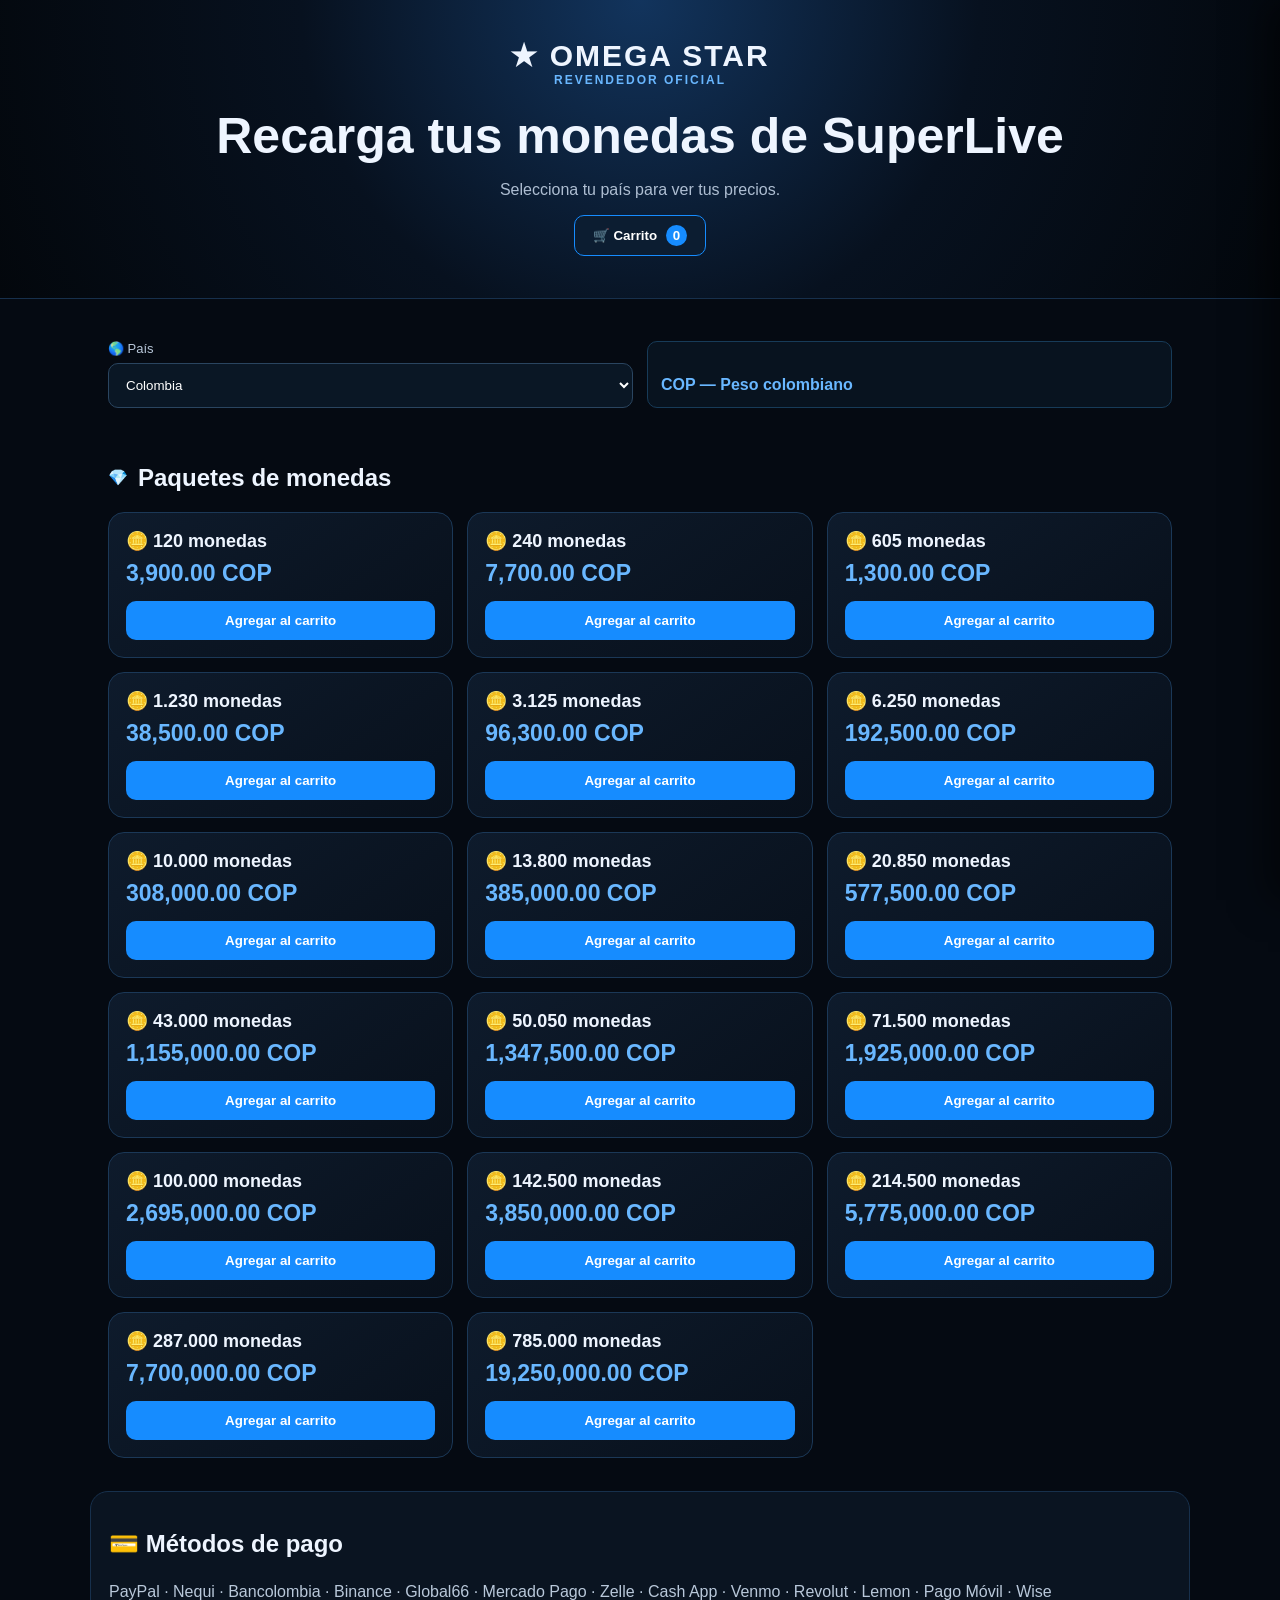
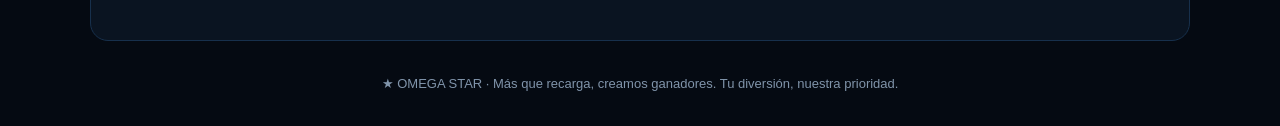
<file: index.html>
<!doctype html><html lang="es"><head><meta charset="utf-8"><meta name="viewport" content="width=device-width,initial-scale=1"><meta name="theme-color" content="#07111f"><title>OMEGA STAR | Recarga SuperLive</title><link rel="stylesheet" href="styles.css"></head><body><header class="hero"><div class="brand">★ OMEGA STAR</div><div class="official">REVENDEDOR OFICIAL</div><h1>Recarga tus monedas de SuperLive</h1><p>Selecciona tu país para ver tus precios.</p><button class="cart-button" id="openCart">🛒 Carrito <span id="cartCount">0</span></button></header><main><section class="country-box"><label>🌎 País<select id="country"></select></label><div id="currency" class="currency"></div></section><section class="section"><div class="section-title"><span>💎</span><h2>Paquetes de monedas</h2></div><div id="products" class="products"></div></section><section class="section info"><h2>💳 Métodos de pago</h2><p>PayPal · Nequi · Bancolombia · Binance · Global66 · Mercado Pago · Zelle · Cash App · Venmo · Revolut · Lemon · Pago Móvil · Wise</p></section></main><aside id="cartPanel" class="cart-panel"><div class="cart-head"><h2>🛒 Tu pedido</h2><button id="closeCart">✕</button></div><div id="cartItems"></div><div class="cart-total"><span>Total</span><strong id="cartTotal"></strong></div><button class="checkout" id="checkoutBtn">Finalizar pedido por WhatsApp</button></aside><div id="overlay" class="overlay"></div><div id="checkoutModal" class="modal hidden"><div class="modal-card"><button class="modal-close" id="closeModal">✕</button><h2>📲 Datos del pedido</h2><label>ID / usuario de SuperLive<input id="superliveId" placeholder="Ej. 123456789"></label><label>Método de pago<select id="payment"><option>Nequi</option><option>Bancolombia</option><option>PayPal</option><option>Binance</option><option>Global66</option><option>Mercado Pago</option><option>Zelle</option><option>Cash App</option><option>Venmo</option><option>Revolut</option><option>Lemon</option><option>Pago Móvil</option><option>Wise</option></select></label><label>Nombre (opcional)<input id="customerName" placeholder="Tu nombre"></label><label>Nota (opcional)<textarea id="note" rows="3"></textarea></label><button class="checkout" id="sendWhatsApp">Enviar pedido por WhatsApp</button></div></div><footer>★ OMEGA STAR · Más que recarga, creamos ganadores. Tu diversión, nuestra prioridad.</footer><script src="script.js"></script></body></html>
</file>
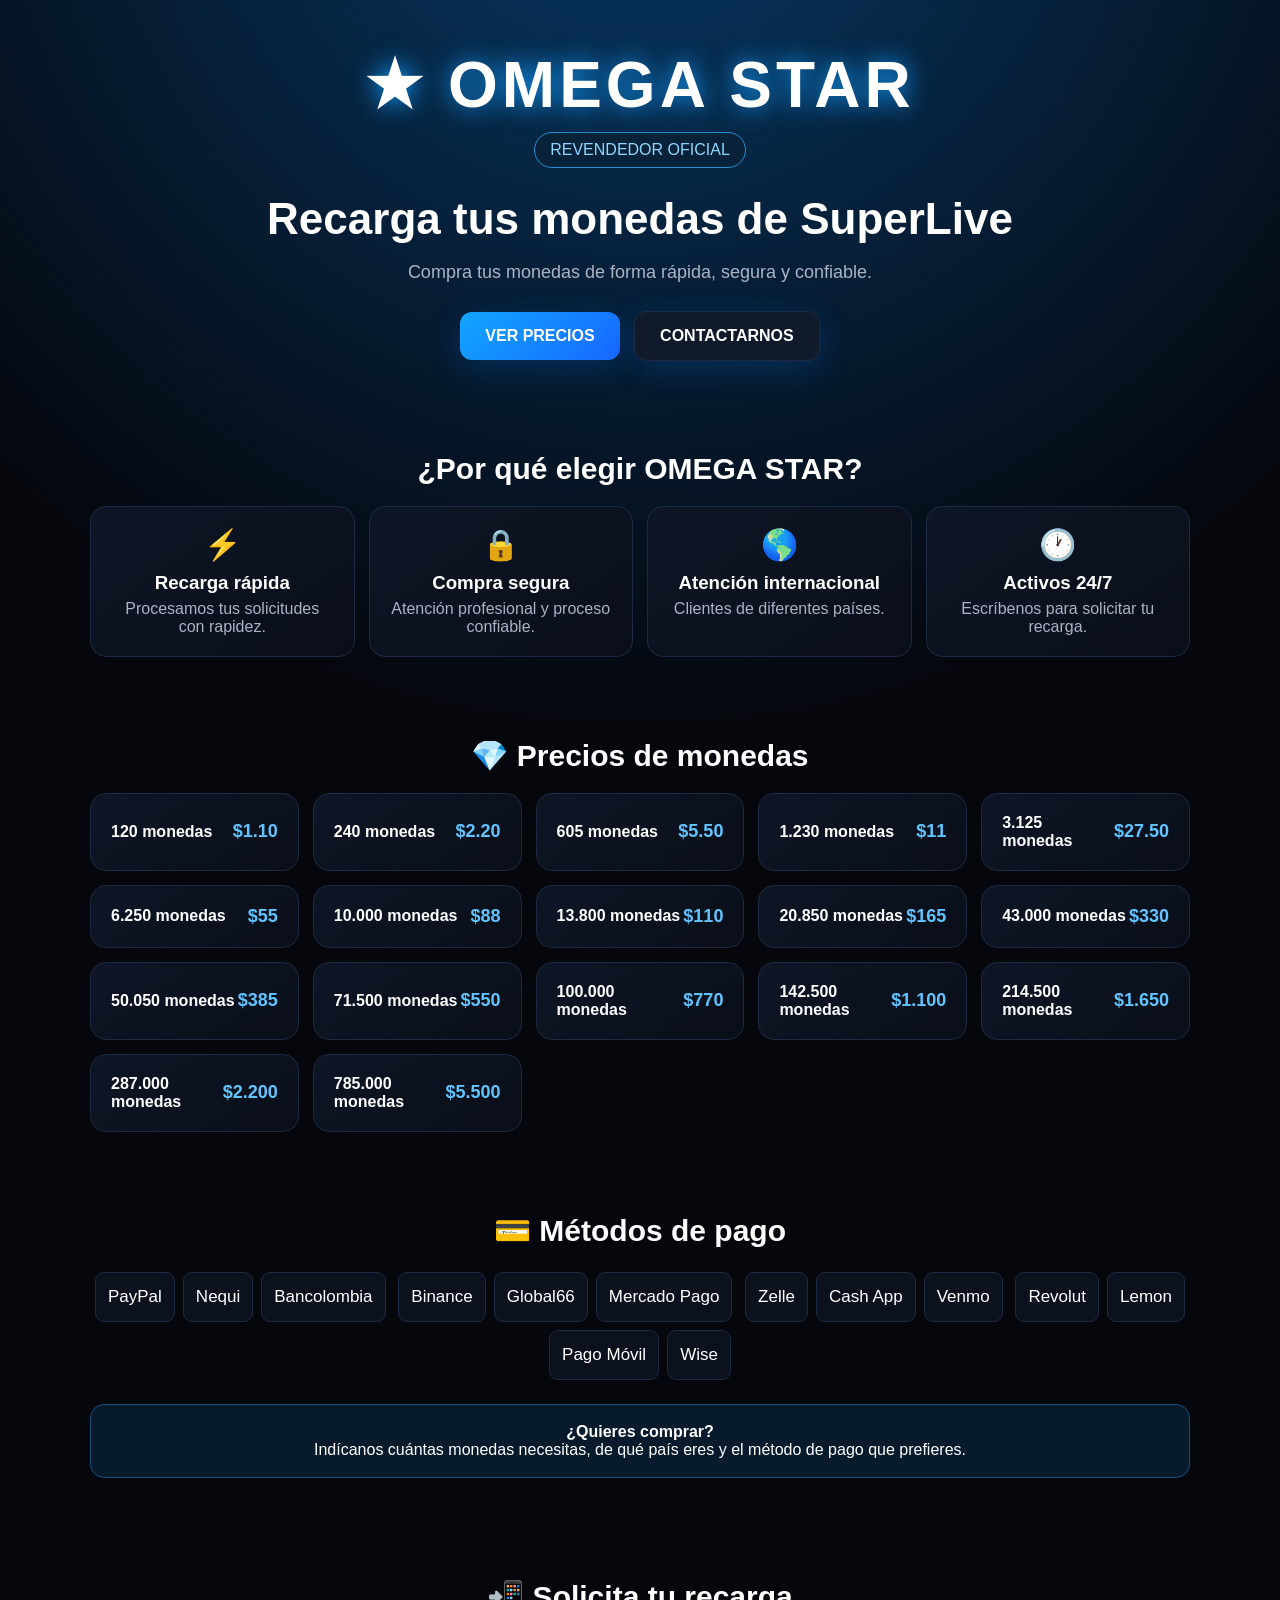
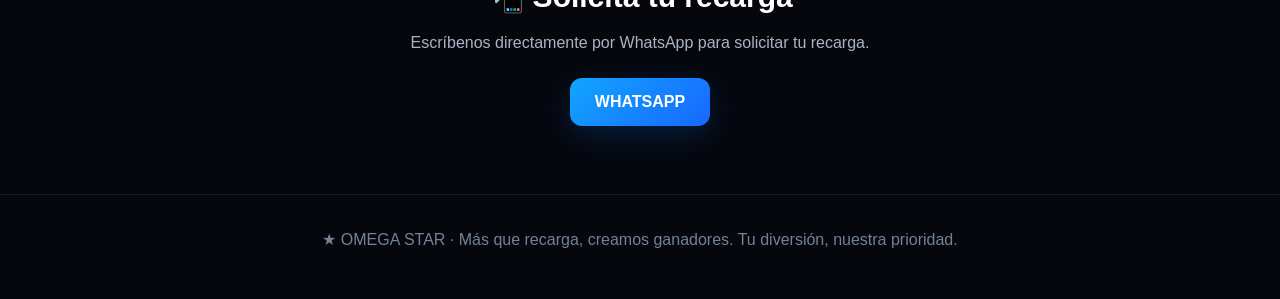
<file: omega_star_web.html>
<!DOCTYPE html>
<html lang="es">
<head>
<meta charset="UTF-8">
<meta name="viewport" content="width=device-width, initial-scale=1.0">
<title>OMEGA STAR | Recarga de Monedas SuperLive</title>
<style>
:root{--bg:#05070d;--card:#0d1220;--blue:#20a7ff;--text:#fff;--muted:#aab4c5;--line:#1c2b43}
*{box-sizing:border-box} body{margin:0;font-family:Arial,Helvetica,sans-serif;background:radial-gradient(circle at 50% -10%,#073a68 0,#05070d 42%);color:var(--text)}
.container{width:min(1100px,92%);margin:auto}.hero{text-align:center;padding:48px 0 28px}
.logo{font-size:clamp(34px,7vw,64px);font-weight:900;letter-spacing:4px;text-shadow:0 0 24px #149dff}
.badge{display:inline-block;margin:10px 0;padding:8px 15px;border:1px solid #248fd0;border-radius:999px;color:#8ed6ff;background:#08223a}
h1{font-size:clamp(25px,5vw,44px);margin:16px 0 10px}.hero p{color:var(--muted);font-size:18px}
.btn{display:inline-block;text-decoration:none;background:linear-gradient(135deg,#12a5ff,#1768ff);color:#fff;font-weight:800;padding:15px 25px;border-radius:12px;margin:10px 5px;box-shadow:0 8px 30px #007cff35}
.btn.secondary{background:#111a2b;border:1px solid var(--line)}
section{padding:28px 0}.section-title{text-align:center;font-size:30px;margin-bottom:20px}
.features,.prices{display:grid;gap:14px}.features{grid-template-columns:repeat(auto-fit,minmax(210px,1fr))}
.feature,.price{background:linear-gradient(145deg,#0e1626,#090e18);border:1px solid var(--line);border-radius:16px;padding:20px}.feature{text-align:center}.icon{font-size:30px}.feature h3{margin:10px 0 6px}.feature p{color:var(--muted);margin:0}
.prices{grid-template-columns:repeat(auto-fit,minmax(190px,1fr));max-height:none}.price{display:flex;justify-content:space-between;align-items:center}.coins{font-weight:800}.amount{color:#61c4ff;font-weight:900;font-size:18px}
.payments{text-align:center;color:var(--muted);line-height:2;font-size:17px}.payment{display:inline-block;padding:7px 12px;margin:4px;border:1px solid var(--line);border-radius:9px;background:#0b111d;color:#fff}
.notice{margin:20px 0;padding:18px;border-radius:14px;background:#081b2d;border:1px solid #15517c;text-align:center}
footer{text-align:center;color:#748197;padding:35px 0 50px;border-top:1px solid #101a29;margin-top:30px}
@media(max-width:500px){.hero{padding-top:32px}.price{padding:16px}.btn{width:90%;max-width:320px}}
</style>
</head>
<body>
<header class="hero">
<div class="container">
<div class="logo">★ OMEGA STAR</div>
<div class="badge">REVENDEDOR OFICIAL</div>
<h1>Recarga tus monedas de SuperLive</h1>
<p>Compra tus monedas de forma rápida, segura y confiable.</p>
<a class="btn" href="#precios">VER PRECIOS</a>
<a class="btn secondary" href="#contacto">CONTACTARNOS</a>
</div>
</header>

<main class="container">
<section>
<h2 class="section-title">¿Por qué elegir OMEGA STAR?</h2>
<div class="features">
<div class="feature"><div class="icon">⚡</div><h3>Recarga rápida</h3><p>Procesamos tus solicitudes con rapidez.</p></div>
<div class="feature"><div class="icon">🔒</div><h3>Compra segura</h3><p>Atención profesional y proceso confiable.</p></div>
<div class="feature"><div class="icon">🌎</div><h3>Atención internacional</h3><p>Clientes de diferentes países.</p></div>
<div class="feature"><div class="icon">🕐</div><h3>Activos 24/7</h3><p>Escríbenos para solicitar tu recarga.</p></div>
</div>
</section>

<section id="precios">
<h2 class="section-title">💎 Precios de monedas</h2>
<div class="prices">
<div class="price"><span class="coins">120 monedas</span><span class="amount">$1.10</span></div>
<div class="price"><span class="coins">240 monedas</span><span class="amount">$2.20</span></div>
<div class="price"><span class="coins">605 monedas</span><span class="amount">$5.50</span></div>
<div class="price"><span class="coins">1.230 monedas</span><span class="amount">$11</span></div>
<div class="price"><span class="coins">3.125 monedas</span><span class="amount">$27.50</span></div>
<div class="price"><span class="coins">6.250 monedas</span><span class="amount">$55</span></div>
<div class="price"><span class="coins">10.000 monedas</span><span class="amount">$88</span></div>
<div class="price"><span class="coins">13.800 monedas</span><span class="amount">$110</span></div>
<div class="price"><span class="coins">20.850 monedas</span><span class="amount">$165</span></div>
<div class="price"><span class="coins">43.000 monedas</span><span class="amount">$330</span></div>
<div class="price"><span class="coins">50.050 monedas</span><span class="amount">$385</span></div>
<div class="price"><span class="coins">71.500 monedas</span><span class="amount">$550</span></div>
<div class="price"><span class="coins">100.000 monedas</span><span class="amount">$770</span></div>
<div class="price"><span class="coins">142.500 monedas</span><span class="amount">$1.100</span></div>
<div class="price"><span class="coins">214.500 monedas</span><span class="amount">$1.650</span></div>
<div class="price"><span class="coins">287.000 monedas</span><span class="amount">$2.200</span></div>
<div class="price"><span class="coins">785.000 monedas</span><span class="amount">$5.500</span></div>
</div>
</section>

<section>
<h2 class="section-title">💳 Métodos de pago</h2>
<div class="payments">
<span class="payment">PayPal</span><span class="payment">Nequi</span><span class="payment">Bancolombia</span>
<span class="payment">Binance</span><span class="payment">Global66</span><span class="payment">Mercado Pago</span>
<span class="payment">Zelle</span><span class="payment">Cash App</span><span class="payment">Venmo</span>
<span class="payment">Revolut</span><span class="payment">Lemon</span><span class="payment">Pago Móvil</span><span class="payment">Wise</span>
</div>
<div class="notice"><strong>¿Quieres comprar?</strong><br>Indícanos cuántas monedas necesitas, de qué país eres y el método de pago que prefieres.</div>
</section>

<section id="contacto" style="text-align:center">
<h2 class="section-title">📲 Solicita tu recarga</h2>
<p style="color:#aab4c5">Escríbenos directamente por WhatsApp para solicitar tu recarga.</p>
<a class="btn" href="https://wa.me/573024330121" target="_blank">WHATSAPP</a>
</section>
</main>
<footer>★ OMEGA STAR · Más que recarga, creamos ganadores. Tu diversión, nuestra prioridad.</footer>
</body>
</html>
</file>
<file: styles.css>
*{box-sizing:border-box}body{margin:0;font-family:Arial,sans-serif;background:#050a12;color:#eef5ff}.hero{text-align:center;padding:38px 18px 42px;background:radial-gradient(circle at 50% 0,#12345d,#07111f 48%,#03070c);border-bottom:1px solid #17304c}.brand{font-size:30px;font-weight:900;letter-spacing:2px}.official{color:#69b7ff;font-size:12px;font-weight:700;letter-spacing:2px}.hero h1{font-size:clamp(28px,7vw,50px);margin:20px auto 8px}.hero p{color:#aebed2}.cart-button,.add,.checkout{border:0;border-radius:10px;padding:12px 18px;background:#168cff;color:#fff;font-weight:800;cursor:pointer}.cart-button{border:1px solid #168cff;background:#0c1d31}.cart-button span{background:#168cff;border-radius:99px;padding:3px 7px;margin-left:5px}.country-box{max-width:1100px;margin:24px auto 0;padding:18px;display:grid;grid-template-columns:1fr 1fr;gap:14px}.country-box label{font-size:13px;color:#b9c8da}.country-box select{display:block;width:100%;margin-top:7px;padding:13px;border-radius:10px;border:1px solid #2a4560;background:#0a1725;color:#fff}.currency{display:flex;align-items:end;padding:13px;border:1px solid #173b58;border-radius:10px;background:#08131f;color:#69b7ff;font-weight:800}.section{max-width:1100px;margin:auto;padding:18px}.section-title{display:flex;align-items:center;gap:10px}.products{display:grid;grid-template-columns:repeat(3,1fr);gap:14px}.product{background:linear-gradient(145deg,#0e1b2c,#08101b);border:1px solid #1b3857;border-radius:16px;padding:17px}.coins{font-size:18px;font-weight:900}.price{font-size:23px;font-weight:900;margin:8px 0 14px;color:#69b7ff}.add{width:100%}.info{margin-top:15px;background:#0a1421;border-radius:18px;border:1px solid #17304c}.info p{color:#b9c8da;line-height:1.8}.cart-panel{position:fixed;right:-430px;top:0;width:min(430px,100%);height:100%;background:#07111e;z-index:20;padding:20px;transition:.25s;box-shadow:-12px 0 35px #0008;overflow:auto}.cart-panel.open{right:0}.cart-head{display:flex;justify-content:space-between}.cart-head button,.modal-close{background:none;border:0;color:#fff;font-size:22px}.cart-item{border-bottom:1px solid #1b3047;padding:14px 0}.cart-row{display:flex;justify-content:space-between}.qty button{border:1px solid #31516f;background:#0d1c2c;color:#fff;border-radius:7px;width:30px;height:30px}.qty span{padding:0 8px}.cart-total{display:flex;justify-content:space-between;font-size:20px;padding:20px 0}.checkout{width:100%;background:#16a765}.overlay{display:none;position:fixed;inset:0;background:#0009;z-index:15}.overlay.show{display:block}.modal{position:fixed;inset:0;z-index:30;display:grid;place-items:center;background:#0009;padding:18px}.hidden{display:none}.modal-card{position:relative;background:#091524;border:1px solid #23425f;border-radius:18px;padding:24px;width:min(500px,100%)}.modal-card label{display:block;margin:14px 0;color:#b9c8da}.modal-card input,.modal-card select,.modal-card textarea{display:block;width:100%;margin-top:7px;padding:12px;border-radius:10px;border:1px solid #2a4560;background:#06101b;color:#fff}.modal-close{position:absolute;right:14px;top:12px}footer{text-align:center;padding:35px 18px;color:#8094aa;font-size:13px}@media(max-width:700px){.products{grid-template-columns:1fr 1fr}.country-box{grid-template-columns:1fr}}@media(max-width:480px){.products{grid-template-columns:1fr}}
</file>
